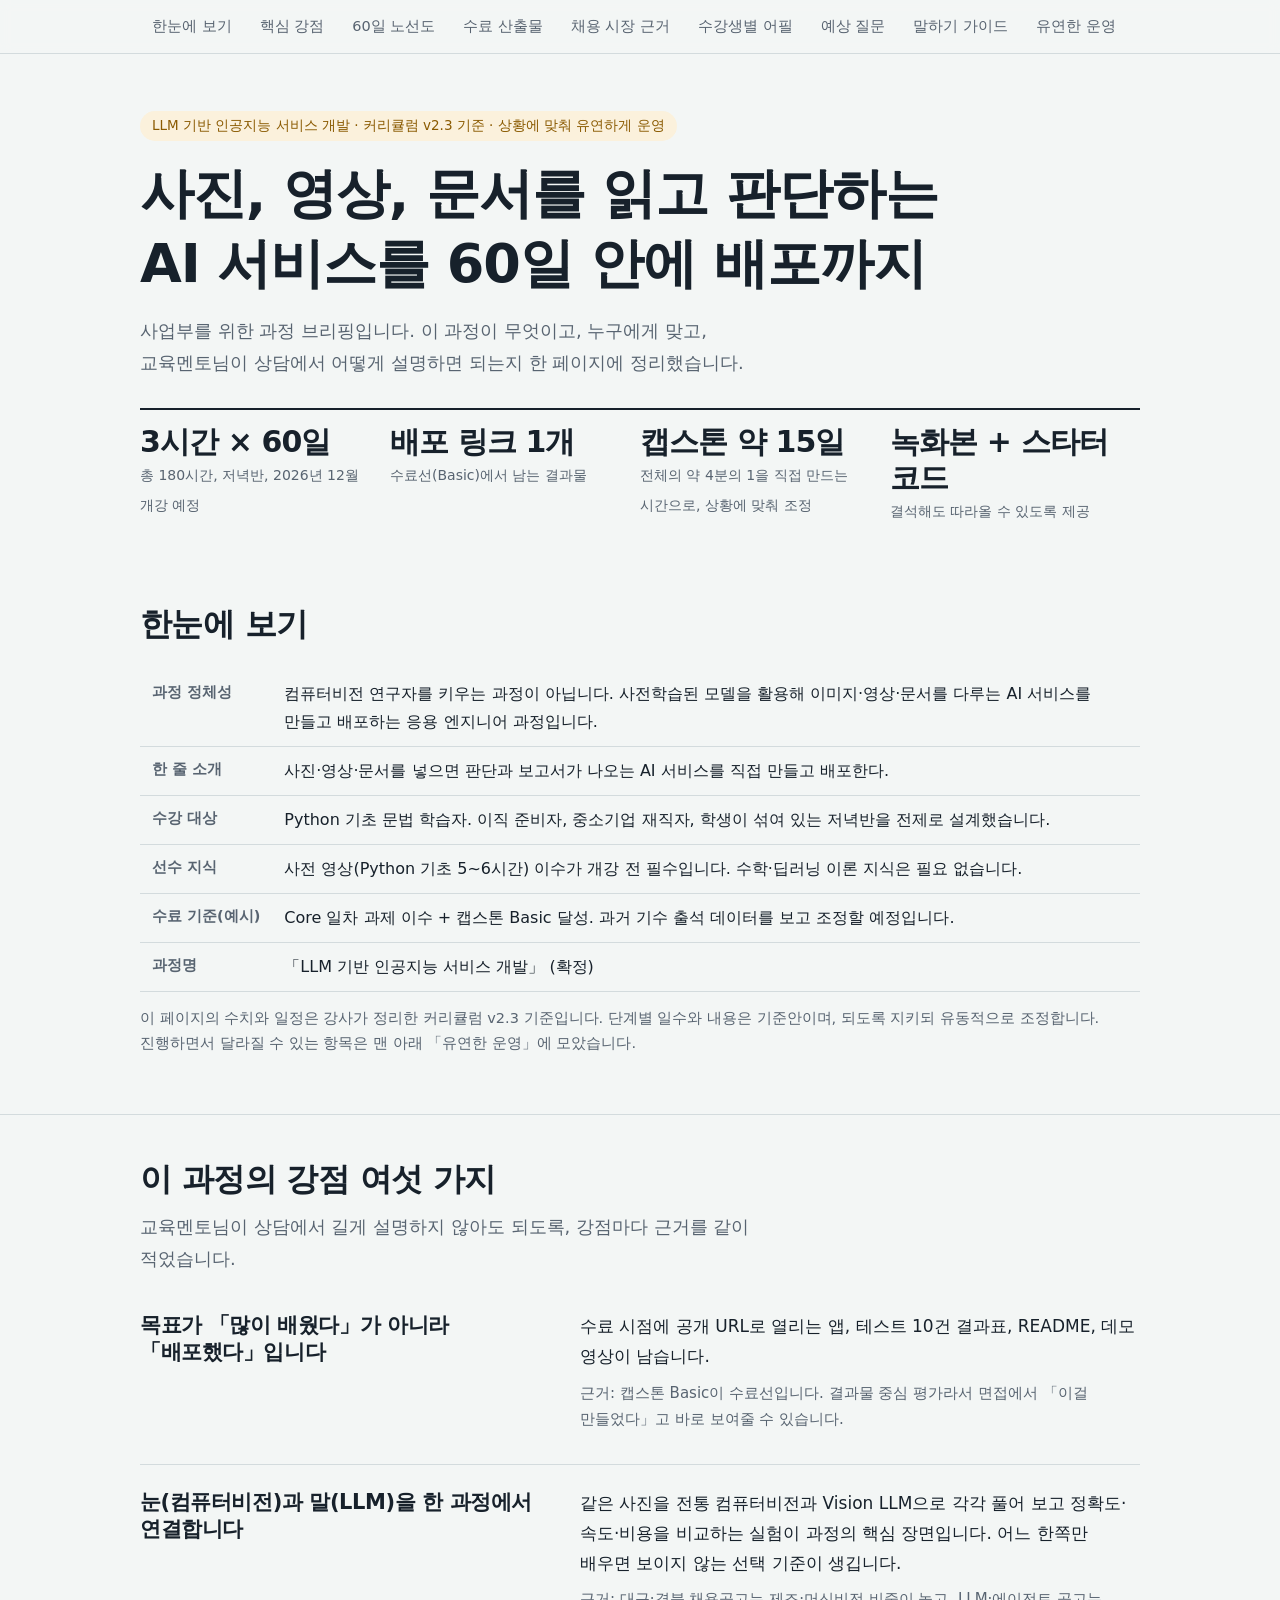
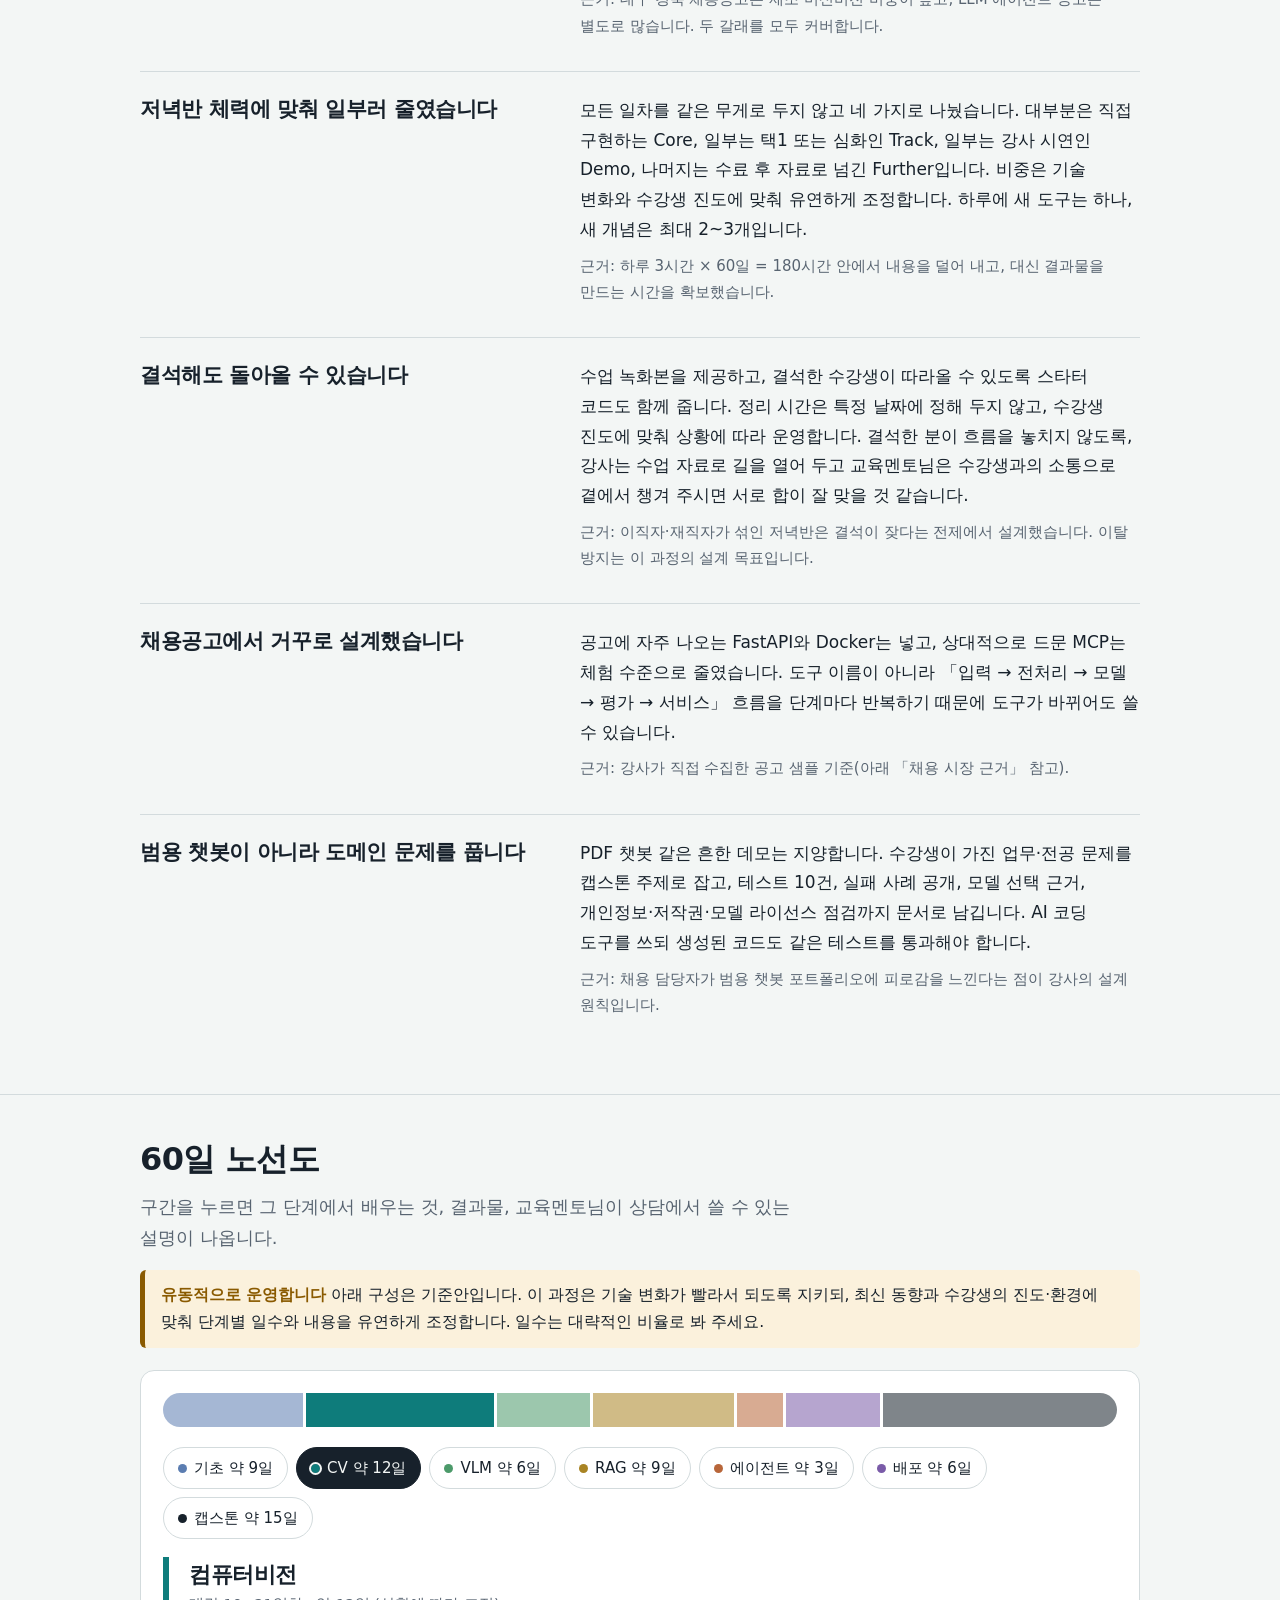
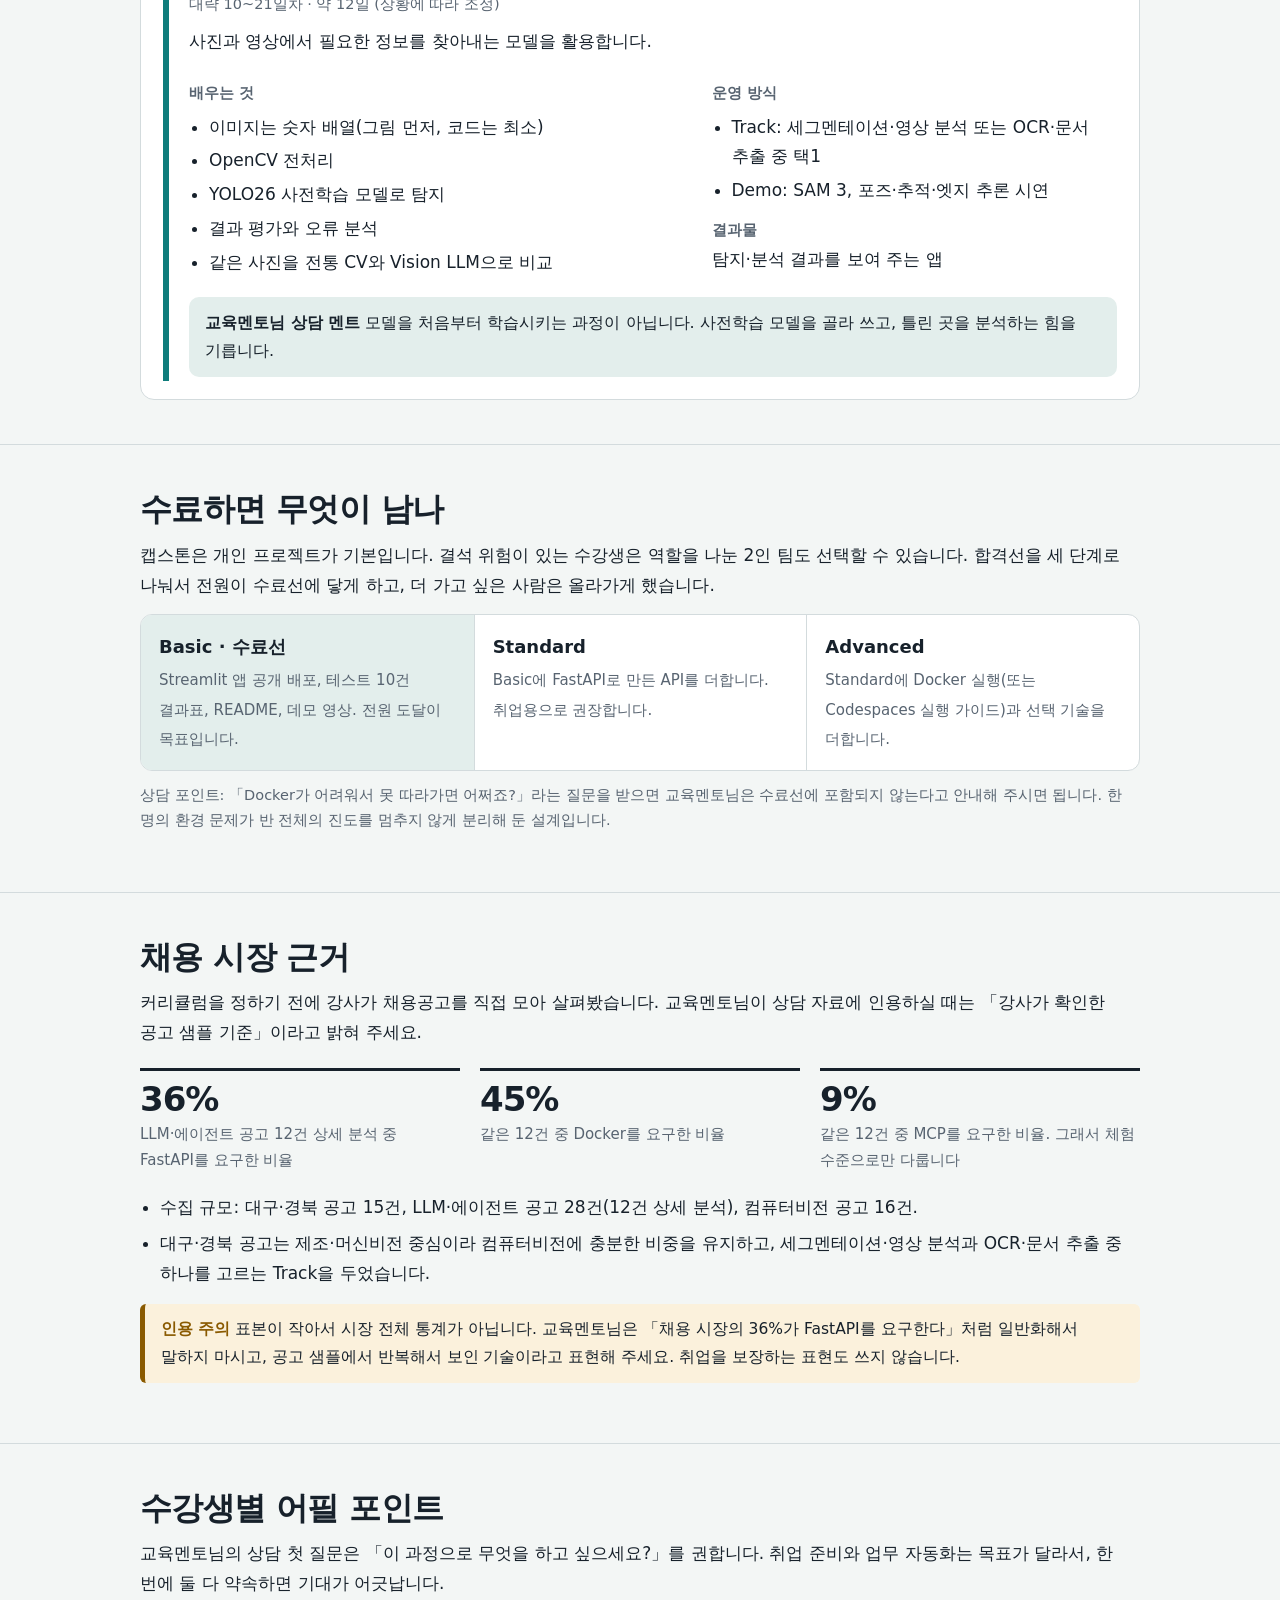
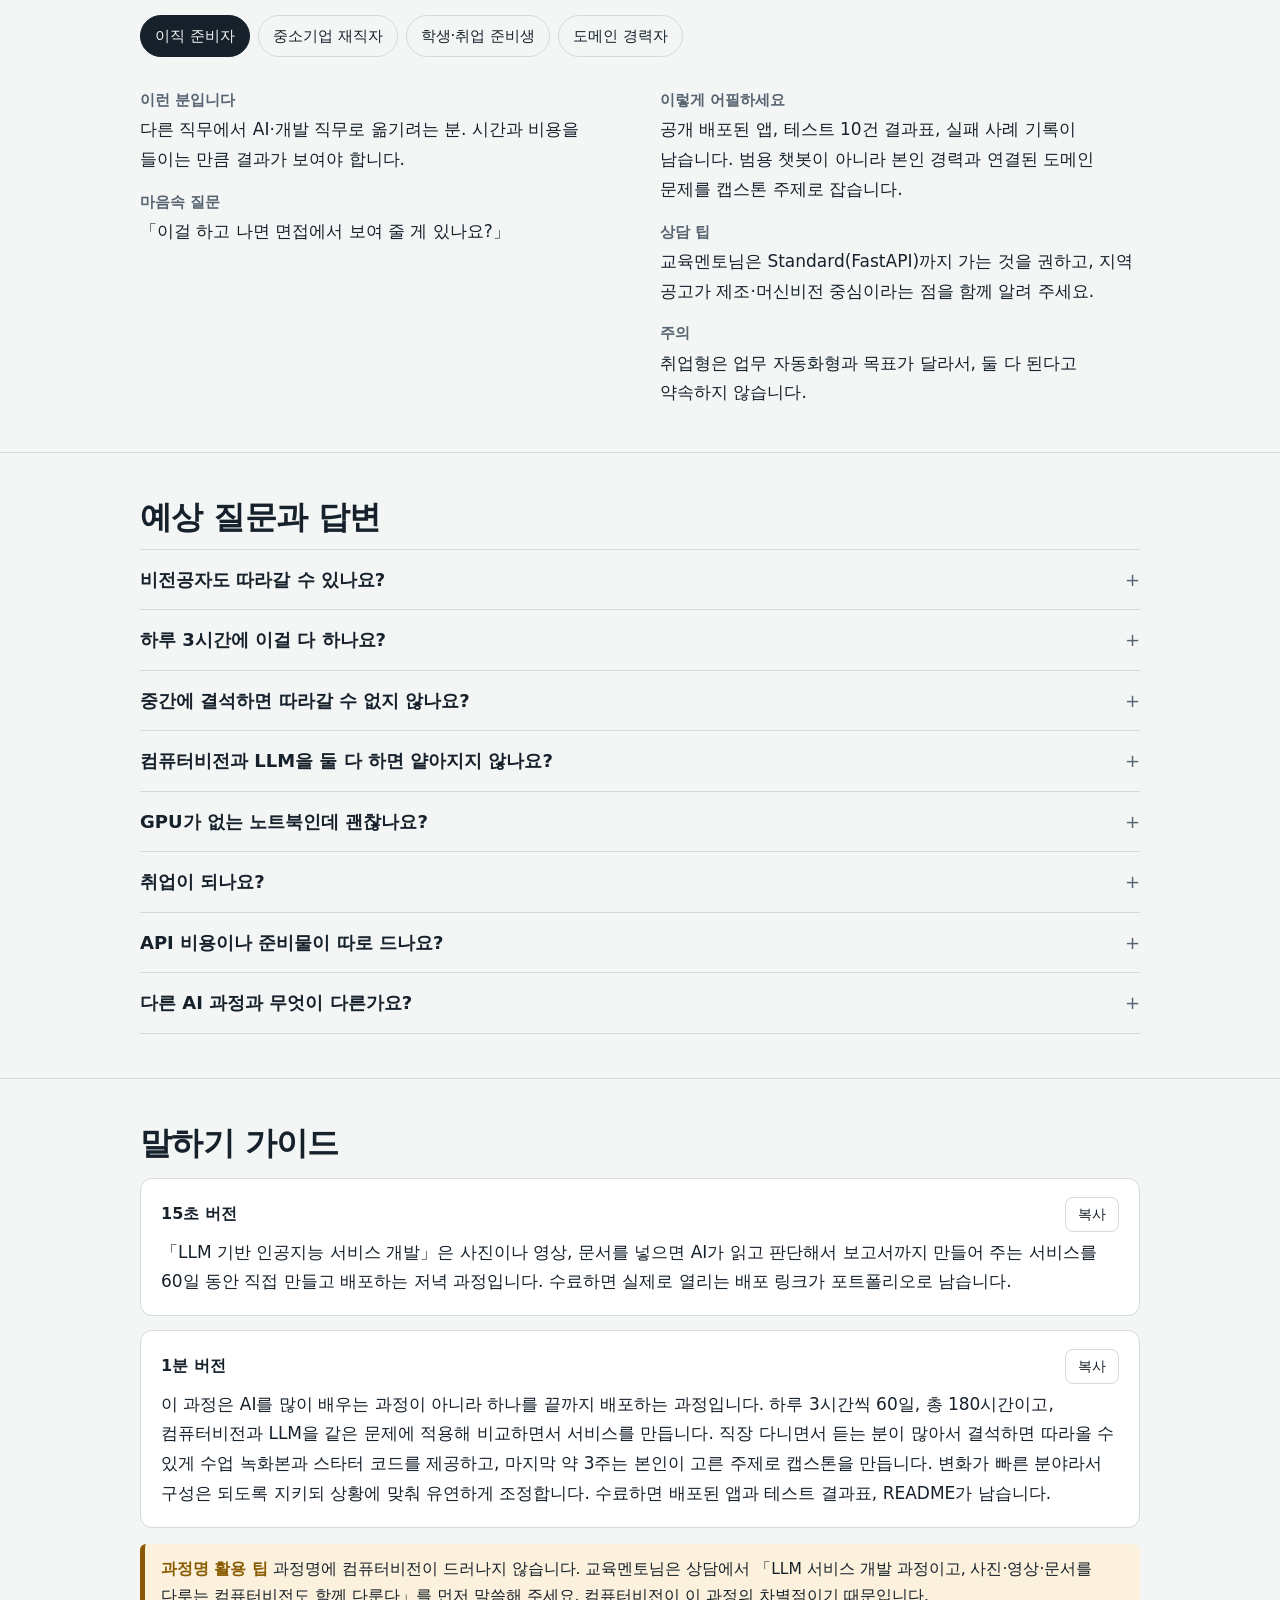
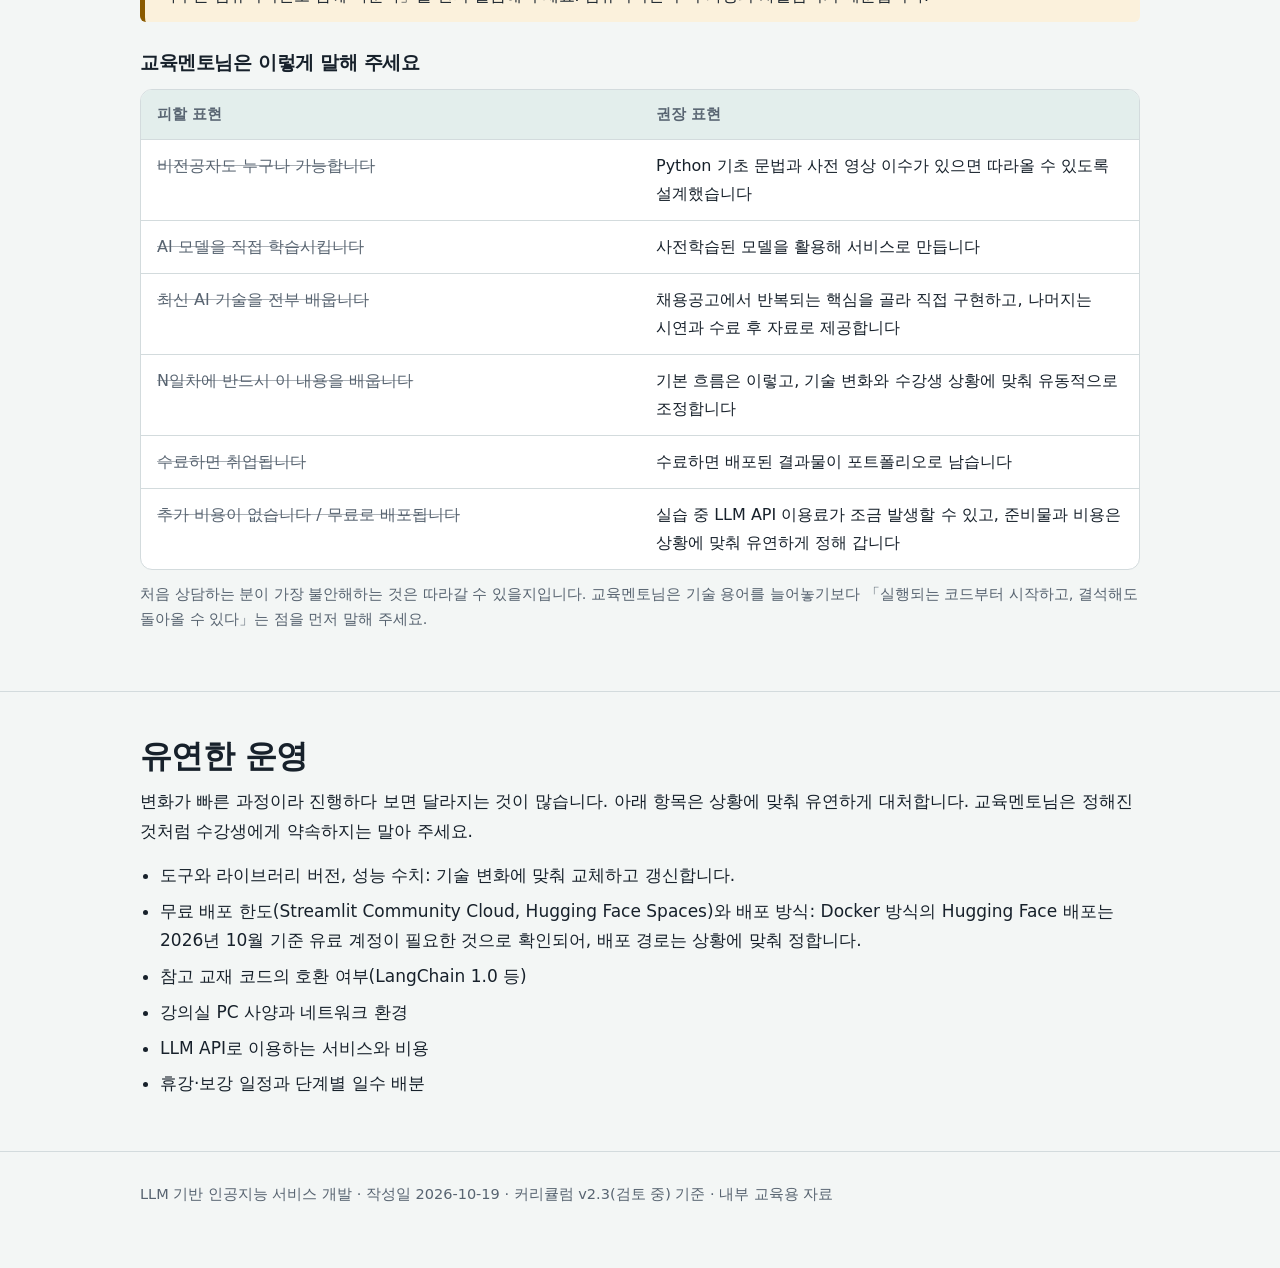
<file: llm/index.html>
<!doctype html>
<html lang="ko">
<head>
<meta charset="utf-8">
<meta name="viewport" content="width=device-width, initial-scale=1">
<meta name="robots" content="noindex, nofollow">
<title>LLM 기반 인공지능 서비스 개발 사업부 브리핑</title>
<meta name="description" content="LLM과 컴퓨터비전을 함께 배우는 60일 저녁 과정의 강점, 커리큘럼, 수강생별 어필 포인트, 상담 가이드">
<style>
:root{
  --paper:#F3F6F5; --panel:#FFFFFF; --ink:#17212B; --muted:#586471; --rule:#D3DBDD;
  --line:#0E7C7B; --soft:#E3EEEC; --warn:#8A5A00; --warn-bg:#FBF1DC;
  --s1:#5B7DB1; --s2:#0E7C7B; --s3:#4C9A6A; --s4:#A98424; --s5:#B8663A; --s6:#7A5BA8; --s7:#17212B;
  --font:"Pretendard Variable","Pretendard","Noto Sans KR","Malgun Gothic","Apple SD Gothic Neo",system-ui,sans-serif;
}
@media (prefers-color-scheme: dark){
  :root:not([data-theme="light"]){
    --paper:#0F1519; --panel:#172027; --ink:#E7EDF0; --muted:#9AA8B2; --rule:#2B3942; --line:#3CB8B5; --soft:#1B2C2E;
    --warn:#F0C66B; --warn-bg:#2A2314; --s1:#7FA0D4; --s2:#3CB8B5; --s3:#72C28F; --s4:#D2AE4C; --s5:#E08C5E; --s6:#A68AD3; --s7:#E7EDF0;
  }
}
*{box-sizing:border-box}
html{scroll-behavior:smooth;scroll-padding-top:64px}
body{margin:0;background:var(--paper);color:var(--ink);font-family:var(--font);font-size:17px;line-height:1.75;word-break:keep-all;overflow-wrap:break-word}
a{color:inherit}
:focus-visible{outline:3px solid var(--line);outline-offset:2px;border-radius:4px}
.wrap{max-width:1040px;margin:0 auto;padding:0 20px}
h1,h2,h3{line-height:1.3;margin:0;letter-spacing:-0.02em}
h1{font-size:clamp(30px,5.4vw,54px);font-weight:800}
h2{font-size:clamp(23px,3.4vw,32px);font-weight:800;margin-bottom:10px}
h3{font-size:19px;font-weight:700}
p{margin:0 0 14px}
.lead{font-size:18px;color:var(--muted);max-width:680px}
small,.note{color:var(--muted);font-size:14.5px}

/* nav */
nav.top{position:sticky;top:0;z-index:10;background:color-mix(in srgb,var(--paper) 92%,transparent);backdrop-filter:blur(6px);border-bottom:1px solid var(--rule)}
nav.top .wrap{display:flex;gap:4px;overflow-x:auto;padding-top:8px;padding-bottom:8px;scrollbar-width:none}
nav.top a{white-space:nowrap;text-decoration:none;font-size:14.5px;padding:6px 12px;border-radius:999px;color:var(--muted)}
nav.top a:hover{background:var(--soft);color:var(--ink)}

/* hero */
header.hero{padding:56px 0 28px}
.badge{display:inline-block;font-size:13.5px;padding:3px 12px;border-radius:999px;background:var(--warn-bg);color:var(--warn);margin-bottom:18px}
.hero h1{max-width:820px;margin-bottom:16px}
.facts{display:grid;grid-template-columns:repeat(4,1fr);gap:0;margin-top:30px;border-top:2px solid var(--ink)}
.facts div{padding:14px 16px 6px 0}
.facts b{display:block;font-size:clamp(22px,3vw,30px);font-weight:800;letter-spacing:-0.03em;line-height:1.2}
.facts span{font-size:14px;color:var(--muted)}

section{padding:44px 0;border-top:1px solid var(--rule)}
section.first{border-top:0}

/* line map */
.mapbox{background:var(--panel);border:1px solid var(--rule);border-radius:14px;padding:22px 22px 18px;margin-top:22px}
.bar{display:flex;height:34px;border-radius:17px;overflow:hidden;gap:3px}
.bar button{border:0;padding:0;cursor:pointer;flex:var(--d) 1 0;background:var(--c);opacity:.55;transition:opacity .15s,transform .15s}
.bar button:hover{opacity:.85}
.bar button[aria-pressed="true"]{opacity:1}
.stations{position:relative;height:30px;margin-top:6px}
.st{position:absolute;top:6px;width:13px;height:13px;transform:translateX(-50%)}
.st.track{border:2px solid var(--ink);border-radius:50%;background:var(--panel)}
.st.demo{background:var(--ink);transform:translateX(-50%) rotate(45deg);width:11px;height:11px;top:7px}
.scale{display:flex;justify-content:space-between;font-size:12.5px;color:var(--muted);margin-top:0}
.legend{display:flex;flex-wrap:wrap;gap:6px 20px;margin-top:14px;font-size:14px;color:var(--muted)}
.legend i{display:inline-block;vertical-align:-2px;margin-right:6px}
.legend .l-core{width:22px;height:8px;border-radius:4px;background:var(--line)}
.legend .l-track{width:12px;height:12px;border:2px solid var(--ink);border-radius:50%}
.legend .l-demo{width:10px;height:10px;background:var(--ink);transform:rotate(45deg)}
.tabs{display:flex;flex-wrap:wrap;gap:8px;margin:20px 0 0}
.tabs button,.seg button{font:inherit;font-size:15px;border:1px solid var(--rule);background:transparent;color:var(--ink);padding:7px 14px;border-radius:999px;cursor:pointer}
.tabs button[aria-selected="true"],.seg button[aria-selected="true"]{background:var(--ink);color:var(--paper);border-color:var(--ink)}
.tabs button .dot{display:inline-block;width:9px;height:9px;border-radius:50%;background:var(--c);margin-right:7px}
.tabs button[aria-selected="true"] .dot{outline:2px solid var(--paper)}
.detail{margin-top:18px;border-left:6px solid var(--c);padding:4px 0 4px 20px}
.detail h3{font-size:22px;margin-bottom:2px}
.detail .days{color:var(--muted);font-size:14.5px;margin-bottom:10px}
.detail .cols{display:grid;grid-template-columns:1.2fr 1fr;gap:6px 36px}
.detail ul{margin:6px 0 12px;padding-left:20px}
.detail li{margin-bottom:4px}
.detail h4{margin:10px 0 2px;font-size:14.5px;color:var(--muted);font-weight:700}
.say{background:var(--soft);border-radius:10px;padding:12px 16px;margin-top:8px;font-size:16px}

/* strengths */
.strength{display:grid;grid-template-columns:minmax(0,5fr) minmax(0,7fr);gap:10px 40px;padding:24px 0;border-top:1px solid var(--rule)}
.strength:first-of-type{border-top:0}
.strength h3{font-size:21px}
.strength p{margin:0 0 8px}
.proof{font-size:15px;color:var(--muted)}

/* tables */
.tbl{width:100%;border-collapse:collapse;font-size:16px;margin:14px 0}
.tbl th,.tbl td{text-align:left;vertical-align:top;padding:10px 12px;border-bottom:1px solid var(--rule)}
.tbl th{font-weight:700;color:var(--muted);font-size:14.5px;white-space:nowrap}
.tbl-wrap{overflow-x:auto}
.tiers{display:grid;grid-template-columns:repeat(3,1fr);gap:0;margin-top:14px;border:1px solid var(--rule);border-radius:12px;overflow:hidden;background:var(--panel)}
.tiers div{padding:16px 18px;border-left:1px solid var(--rule)}
.tiers div:first-child{border-left:0;background:var(--soft)}
.tiers b{display:block;font-size:18px;margin-bottom:2px}
.tiers span{font-size:15px;color:var(--muted)}

/* market numbers */
.nums{display:grid;grid-template-columns:repeat(3,1fr);gap:20px;margin:20px 0}
.nums div{border-top:3px solid var(--ink);padding-top:8px}
.nums b{font-size:34px;font-weight:800;letter-spacing:-0.03em;line-height:1.2}
.nums span{display:block;font-size:15px;color:var(--muted)}
.callout{background:var(--warn-bg);color:var(--ink);border-left:5px solid var(--warn);padding:12px 16px;border-radius:6px;font-size:15.5px;margin:16px 0}
.callout b{color:var(--warn)}

/* audience */
.seg{display:flex;flex-wrap:wrap;gap:8px;margin:16px 0}
.aud{display:grid;grid-template-columns:1fr 1fr;gap:4px 40px}
.aud h4{margin:14px 0 2px;font-size:15px;color:var(--muted)}
.aud p{margin:0}

/* faq */
details{border-top:1px solid var(--rule);padding:14px 0}
details:last-of-type{border-bottom:1px solid var(--rule)}
summary{cursor:pointer;font-weight:700;font-size:18px;list-style:none;display:flex;gap:12px;justify-content:space-between}
summary::-webkit-details-marker{display:none}
summary::after{content:"+";font-weight:400;color:var(--muted)}
details[open] summary::after{content:"−"}
details .ans{padding-top:10px;max-width:760px}
details .ans p{margin-bottom:8px}

/* scripts */
.script{background:var(--panel);border:1px solid var(--rule);border-radius:12px;padding:18px 20px;margin:14px 0}
.script header{display:flex;justify-content:space-between;align-items:center;gap:10px;margin-bottom:6px}
.script header b{font-size:16px}
.copy{font:inherit;font-size:14px;border:1px solid var(--rule);background:transparent;color:var(--ink);border-radius:8px;padding:4px 12px;cursor:pointer}
.copy:hover{background:var(--soft)}
.script p{margin:0;font-size:17px}
.swap{display:grid;grid-template-columns:1fr 1fr;border:1px solid var(--rule);border-radius:12px;overflow:hidden;background:var(--panel);margin-top:14px}
.swap div{padding:12px 16px;border-top:1px solid var(--rule);font-size:16px}
.swap .h{background:var(--soft);font-weight:700;font-size:14.5px;color:var(--muted);border-top:0}
.swap .no{color:var(--muted);text-decoration:line-through;text-decoration-color:color-mix(in srgb,var(--muted) 50%,transparent)}
ul.plain{padding-left:20px;margin:8px 0}
ul.plain li{margin-bottom:6px}
.pre{font-size:14.5px;color:var(--muted)}
footer{padding:30px 0 60px;border-top:1px solid var(--rule);color:var(--muted);font-size:14.5px}

@media (max-width:760px){
  body{font-size:16.5px}
  .facts{grid-template-columns:1fr 1fr}
  .strength,.detail .cols,.aud,.nums{grid-template-columns:1fr}
  .tiers{grid-template-columns:1fr}
  .tiers div{border-left:0;border-top:1px solid var(--rule)}
  .tiers div:first-child{border-top:0}
  .swap{grid-template-columns:1fr}
  .mapbox{padding:16px 14px 14px}
}
@media print{
  nav.top{display:none} body{background:#fff;color:#000} section{break-inside:avoid-page;padding:22px 0}
  .copy{display:none} .detail[hidden]{display:none}
}
@media (prefers-reduced-motion:reduce){*{transition:none!important;scroll-behavior:auto!important}}
</style>
</head>
<body>

<nav class="top" aria-label="페이지 목차">
  <div class="wrap">
    <a href="#overview">한눈에 보기</a>
    <a href="#strengths">핵심 강점</a>
    <a href="#route">60일 노선도</a>
    <a href="#capstone">수료 산출물</a>
    <a href="#market">채용 시장 근거</a>
    <a href="#audience">수강생별 어필</a>
    <a href="#faq">예상 질문</a>
    <a href="#talk">말하기 가이드</a>
    <a href="#open">유연한 운영</a>
  </div>
</nav>

<main>
<header class="hero">
  <div class="wrap">
    <span class="badge">LLM 기반 인공지능 서비스 개발 · 커리큘럼 v2.3 기준 · 상황에 맞춰 유연하게 운영</span>
    <h1>사진, 영상, 문서를 읽고 판단하는 AI 서비스를 60일 안에 배포까지</h1>
    <p class="lead">사업부를 위한 과정 브리핑입니다. 이 과정이 무엇이고, 누구에게 맞고, 교육멘토님이 상담에서 어떻게 설명하면 되는지 한 페이지에 정리했습니다.</p>
    <div class="facts">
      <div><b>3시간 × 60일</b><span>총 180시간, 저녁반, 2026년 12월 개강 예정</span></div>
      <div><b>배포 링크 1개</b><span>수료선(Basic)에서 남는 결과물</span></div>
      <div><b>캡스톤 약 15일</b><span>전체의 약 4분의 1을 직접 만드는 시간으로, 상황에 맞춰 조정</span></div>
      <div><b>녹화본 + 스타터 코드</b><span>결석해도 따라올 수 있도록 제공</span></div>
    </div>
  </div>
</header>

<section id="overview" class="first">
  <div class="wrap">
    <h2>한눈에 보기</h2>
    <div class="tbl-wrap">
    <table class="tbl">
      <tr><th>과정 정체성</th><td>컴퓨터비전 연구자를 키우는 과정이 아닙니다. 사전학습된 모델을 활용해 이미지·영상·문서를 다루는 AI 서비스를 만들고 배포하는 응용 엔지니어 과정입니다.</td></tr>
      <tr><th>한 줄 소개</th><td>사진·영상·문서를 넣으면 판단과 보고서가 나오는 AI 서비스를 직접 만들고 배포한다.</td></tr>
      <tr><th>수강 대상</th><td>Python 기초 문법 학습자. 이직 준비자, 중소기업 재직자, 학생이 섞여 있는 저녁반을 전제로 설계했습니다.</td></tr>
      <tr><th>선수 지식</th><td>사전 영상(Python 기초 5~6시간) 이수가 개강 전 필수입니다. 수학·딥러닝 이론 지식은 필요 없습니다.</td></tr>
      <tr><th>수료 기준(예시)</th><td>Core 일차 과제 이수 + 캡스톤 Basic 달성. 과거 기수 출석 데이터를 보고 조정할 예정입니다.</td></tr>
      <tr><th>과정명</th><td>「LLM 기반 인공지능 서비스 개발」 (확정)</td></tr>
    </table>
    </div>
    <p class="note">이 페이지의 수치와 일정은 강사가 정리한 커리큘럼 v2.3 기준입니다. 단계별 일수와 내용은 기준안이며, 되도록 지키되 유동적으로 조정합니다. 진행하면서 달라질 수 있는 항목은 맨 아래 「유연한 운영」에 모았습니다.</p>
  </div>
</section>

<section id="strengths">
  <div class="wrap">
    <h2>이 과정의 강점 여섯 가지</h2>
    <p class="lead">교육멘토님이 상담에서 길게 설명하지 않아도 되도록, 강점마다 근거를 같이 적었습니다.</p>

    <div class="strength">
      <div><h3>목표가 「많이 배웠다」가 아니라 「배포했다」입니다</h3></div>
      <div>
        <p>수료 시점에 공개 URL로 열리는 앱, 테스트 10건 결과표, README, 데모 영상이 남습니다.</p>
        <p class="proof">근거: 캡스톤 Basic이 수료선입니다. 결과물 중심 평가라서 면접에서 「이걸 만들었다」고 바로 보여줄 수 있습니다.</p>
      </div>
    </div>

    <div class="strength">
      <div><h3>눈(컴퓨터비전)과 말(LLM)을 한 과정에서 연결합니다</h3></div>
      <div>
        <p>같은 사진을 전통 컴퓨터비전과 Vision LLM으로 각각 풀어 보고 정확도·속도·비용을 비교하는 실험이 과정의 핵심 장면입니다. 어느 한쪽만 배우면 보이지 않는 선택 기준이 생깁니다.</p>
        <p class="proof">근거: 대구·경북 채용공고는 제조·머신비전 비중이 높고, LLM·에이전트 공고는 별도로 많습니다. 두 갈래를 모두 커버합니다.</p>
      </div>
    </div>

    <div class="strength">
      <div><h3>저녁반 체력에 맞춰 일부러 줄였습니다</h3></div>
      <div>
        <p>모든 일차를 같은 무게로 두지 않고 네 가지로 나눴습니다. 대부분은 직접 구현하는 Core, 일부는 택1 또는 심화인 Track, 일부는 강사 시연인 Demo, 나머지는 수료 후 자료로 넘긴 Further입니다. 비중은 기술 변화와 수강생 진도에 맞춰 유연하게 조정합니다. 하루에 새 도구는 하나, 새 개념은 최대 2~3개입니다.</p>
        <p class="proof">근거: 하루 3시간 × 60일 = 180시간 안에서 내용을 덜어 내고, 대신 결과물을 만드는 시간을 확보했습니다.</p>
      </div>
    </div>

    <div class="strength">
      <div><h3>결석해도 돌아올 수 있습니다</h3></div>
      <div>
        <p>수업 녹화본을 제공하고, 결석한 수강생이 따라올 수 있도록 스타터 코드도 함께 줍니다. 정리 시간은 특정 날짜에 정해 두지 않고, 수강생 진도에 맞춰 상황에 따라 운영합니다. 결석한 분이 흐름을 놓치지 않도록, 강사는 수업 자료로 길을 열어 두고 교육멘토님은 수강생과의 소통으로 곁에서 챙겨 주시면 서로 합이 잘 맞을 것 같습니다.</p>
        <p class="proof">근거: 이직자·재직자가 섞인 저녁반은 결석이 잦다는 전제에서 설계했습니다. 이탈 방지는 이 과정의 설계 목표입니다.</p>
      </div>
    </div>

    <div class="strength">
      <div><h3>채용공고에서 거꾸로 설계했습니다</h3></div>
      <div>
        <p>공고에 자주 나오는 FastAPI와 Docker는 넣고, 상대적으로 드문 MCP는 체험 수준으로 줄였습니다. 도구 이름이 아니라 「입력 → 전처리 → 모델 → 평가 → 서비스」 흐름을 단계마다 반복하기 때문에 도구가 바뀌어도 쓸 수 있습니다.</p>
        <p class="proof">근거: 강사가 직접 수집한 공고 샘플 기준(아래 「채용 시장 근거」 참고).</p>
      </div>
    </div>

    <div class="strength">
      <div><h3>범용 챗봇이 아니라 도메인 문제를 풉니다</h3></div>
      <div>
        <p>PDF 챗봇 같은 흔한 데모는 지양합니다. 수강생이 가진 업무·전공 문제를 캡스톤 주제로 잡고, 테스트 10건, 실패 사례 공개, 모델 선택 근거, 개인정보·저작권·모델 라이선스 점검까지 문서로 남깁니다. AI 코딩 도구를 쓰되 생성된 코드도 같은 테스트를 통과해야 합니다.</p>
        <p class="proof">근거: 채용 담당자가 범용 챗봇 포트폴리오에 피로감을 느낀다는 점이 강사의 설계 원칙입니다.</p>
      </div>
    </div>
  </div>
</section>

<section id="route">
  <div class="wrap">
    <h2>60일 노선도</h2>
    <p class="lead">구간을 누르면 그 단계에서 배우는 것, 결과물, 교육멘토님이 상담에서 쓸 수 있는 설명이 나옵니다.</p>
    <div class="callout"><b>유동적으로 운영합니다</b> 아래 구성은 기준안입니다. 이 과정은 기술 변화가 빨라서 되도록 지키되, 최신 동향과 수강생의 진도·환경에 맞춰 단계별 일수와 내용을 유연하게 조정합니다. 일수는 대략적인 비율로 봐 주세요.</div>

    <div class="mapbox">
      <div class="bar" id="bar" role="group" aria-label="60일 단계 막대"></div>
      <div class="tabs" id="tabs" role="tablist" aria-label="단계 선택"></div>
      <div class="detail" id="detail" aria-live="polite"></div>
    </div>
  </div>
</section>

<section id="capstone">
  <div class="wrap">
    <h2>수료하면 무엇이 남나</h2>
    <p>캡스톤은 개인 프로젝트가 기본입니다. 결석 위험이 있는 수강생은 역할을 나눈 2인 팀도 선택할 수 있습니다. 합격선을 세 단계로 나눠서 전원이 수료선에 닿게 하고, 더 가고 싶은 사람은 올라가게 했습니다.</p>
    <div class="tiers">
      <div><b>Basic · 수료선</b><span>Streamlit 앱 공개 배포, 테스트 10건 결과표, README, 데모 영상. 전원 도달이 목표입니다.</span></div>
      <div><b>Standard</b><span>Basic에 FastAPI로 만든 API를 더합니다. 취업용으로 권장합니다.</span></div>
      <div><b>Advanced</b><span>Standard에 Docker 실행(또는 Codespaces 실행 가이드)과 선택 기술을 더합니다.</span></div>
    </div>
    <p class="note" style="margin-top:12px">상담 포인트: 「Docker가 어려워서 못 따라가면 어쩌죠?」라는 질문을 받으면 교육멘토님은 수료선에 포함되지 않는다고 안내해 주시면 됩니다. 한 명의 환경 문제가 반 전체의 진도를 멈추지 않게 분리해 둔 설계입니다.</p>
  </div>
</section>

<section id="market">
  <div class="wrap">
    <h2>채용 시장 근거</h2>
    <p>커리큘럼을 정하기 전에 강사가 채용공고를 직접 모아 살펴봤습니다. 교육멘토님이 상담 자료에 인용하실 때는 「강사가 확인한 공고 샘플 기준」이라고 밝혀 주세요.</p>
    <div class="nums">
      <div><b>36%</b><span>LLM·에이전트 공고 12건 상세 분석 중 FastAPI를 요구한 비율</span></div>
      <div><b>45%</b><span>같은 12건 중 Docker를 요구한 비율</span></div>
      <div><b>9%</b><span>같은 12건 중 MCP를 요구한 비율. 그래서 체험 수준으로만 다룹니다</span></div>
    </div>
    <ul class="plain">
      <li>수집 규모: 대구·경북 공고 15건, LLM·에이전트 공고 28건(12건 상세 분석), 컴퓨터비전 공고 16건.</li>
      <li>대구·경북 공고는 제조·머신비전 중심이라 컴퓨터비전에 충분한 비중을 유지하고, 세그멘테이션·영상 분석과 OCR·문서 추출 중 하나를 고르는 Track을 두었습니다.</li>
    </ul>
    <div class="callout"><b>인용 주의</b> 표본이 작아서 시장 전체 통계가 아닙니다. 교육멘토님은 「채용 시장의 36%가 FastAPI를 요구한다」처럼 일반화해서 말하지 마시고, 공고 샘플에서 반복해서 보인 기술이라고 표현해 주세요. 취업을 보장하는 표현도 쓰지 않습니다.</div>
  </div>
</section>

<section id="audience">
  <div class="wrap">
    <h2>수강생별 어필 포인트</h2>
    <p>교육멘토님의 상담 첫 질문은 「이 과정으로 무엇을 하고 싶으세요?」를 권합니다. 취업 준비와 업무 자동화는 목표가 달라서, 한 번에 둘 다 약속하면 기대가 어긋납니다.</p>
    <div class="seg" role="tablist" aria-label="수강생 유형" id="seg"></div>
    <div class="aud" id="aud" aria-live="polite"></div>
  </div>
</section>

<section id="faq">
  <div class="wrap">
    <h2>예상 질문과 답변</h2>
    <details><summary>비전공자도 따라갈 수 있나요?</summary><div class="ans"><p>Python 기초 문법을 아는 분이라면 가능합니다. 사전 영상(5~6시간)을 개강 전에 이수하는 것이 조건입니다.</p><p>교육멘토님은 「누구나 가능」이라고는 말하지 않는 것이 좋습니다. 이미지 데이터를 다루는 구간은 난이도가 있어서, 그림을 먼저 보여 주고 코드는 최소로 시작하는 방식으로 완충합니다.</p></div></details>
    <details><summary>하루 3시간에 이걸 다 하나요?</summary><div class="ans"><p>다 하지 않습니다. 직접 구현하는 Core, 택1인 Track, 강사 시연인 Demo, 수료 후 자료인 Further로 나눠 두었습니다. 수료에 필요한 것은 Core 과제와 캡스톤 Basic입니다.</p></div></details>
    <details><summary>중간에 결석하면 따라갈 수 없지 않나요?</summary><div class="ans"><p>수업 녹화본을 제공하고, 결석한 부분을 따라올 수 있도록 스타터 코드를 줍니다. 정리 시간은 특정 날짜에 고정하지 않고 수강생 진도에 맞춰 운영합니다. 결석한 분을 챙기는 일은 강사의 수업 자료와 교육멘토님의 소통이 함께 맞물릴 때 가장 효과가 큽니다.</p></div></details>
    <details><summary>컴퓨터비전과 LLM을 둘 다 하면 얕아지지 않나요?</summary><div class="ans"><p>깊이를 연구가 아니라 활용에 둡니다. 모델을 처음부터 학습시키지 않고, 사전학습 모델을 골라 쓰고, 결과를 평가하고, 서비스로 붙이는 데까지를 반복합니다. 두 기술을 같은 문제에 적용해 비교하기 때문에 오히려 선택 기준이 남습니다.</p></div></details>
    <details><summary>GPU가 없는 노트북인데 괜찮나요?</summary><div class="ans"><p>GPU가 없어도 수강할 수 있도록 수업을 구성합니다. 모델을 직접 학습시키지 않고 사전학습된 모델과 API를 활용하는 방식이라 고사양 장비를 전제로 하지 않습니다. 실습 환경은 진행하면서 상황에 맞춰 유연하게 대처합니다.</p></div></details>
    <details><summary>취업이 되나요?</summary><div class="ans"><p>취업을 보장하는 과정은 아닙니다. 수료 시 공개 배포된 앱, 테스트 결과표, README가 포트폴리오로 남고, 채용공고에서 반복되는 기술을 실제로 써 본 경험을 설명할 수 있게 됩니다.</p></div></details>
    <details><summary>API 비용이나 준비물이 따로 드나요?</summary><div class="ans"><p>실습에서 LLM API를 사용하기 때문에 이용료가 조금 발생할 수 있습니다. OpenAI나 Anthropic 같은 서비스의 API 키 결제가 필요할 수 있고, 어떤 서비스를 쓰는지는 수업 상황에 따라 달라집니다. 구체적인 준비물과 비용은 진행하면서 상황에 맞춰 유연하게 정합니다.</p><p>「무료」나 「추가 비용 없음」이라고는 안내하지 말아 주세요.</p></div></details>
    <details><summary>다른 AI 과정과 무엇이 다른가요?</summary><div class="ans"><p>교육멘토님은 세 가지로 답하시면 됩니다. 첫째, 수료 목표가 배포된 결과물입니다. 둘째, 컴퓨터비전과 LLM을 한 과정에서 비교하며 배웁니다. 셋째, 저녁반 수강생을 위한 이탈 방지 구조(수업 녹화본, 스타터 코드, 진도에 맞춘 정리)가 있습니다. 다른 기관 과정의 내용을 단정해서 비교하지는 말아 주세요.</p></div></details>
  </div>
</section>

<section id="talk">
  <div class="wrap">
    <h2>말하기 가이드</h2>
    <div class="script">
      <header><b>15초 버전</b><button class="copy" data-copy="s1">복사</button></header>
      <p id="s1">「LLM 기반 인공지능 서비스 개발」은 사진이나 영상, 문서를 넣으면 AI가 읽고 판단해서 보고서까지 만들어 주는 서비스를 60일 동안 직접 만들고 배포하는 저녁 과정입니다. 수료하면 실제로 열리는 배포 링크가 포트폴리오로 남습니다.</p>
    </div>
    <div class="script">
      <header><b>1분 버전</b><button class="copy" data-copy="s2">복사</button></header>
      <p id="s2">이 과정은 AI를 많이 배우는 과정이 아니라 하나를 끝까지 배포하는 과정입니다. 하루 3시간씩 60일, 총 180시간이고, 컴퓨터비전과 LLM을 같은 문제에 적용해 비교하면서 서비스를 만듭니다. 직장 다니면서 듣는 분이 많아서 결석하면 따라올 수 있게 수업 녹화본과 스타터 코드를 제공하고, 마지막 약 3주는 본인이 고른 주제로 캡스톤을 만듭니다. 변화가 빠른 분야라서 구성은 되도록 지키되 상황에 맞춰 유연하게 조정합니다. 수료하면 배포된 앱과 테스트 결과표, README가 남습니다.</p>
    </div>

    <div class="callout"><b>과정명 활용 팁</b> 과정명에 컴퓨터비전이 드러나지 않습니다. 교육멘토님은 상담에서 「LLM 서비스 개발 과정이고, 사진·영상·문서를 다루는 컴퓨터비전도 함께 다룬다」를 먼저 말씀해 주세요. 컴퓨터비전이 이 과정의 차별점이기 때문입니다.</div>
    <h3 style="margin-top:28px">교육멘토님은 이렇게 말해 주세요</h3>
    <div class="swap">
      <div class="h">피할 표현</div><div class="h">권장 표현</div>
      <div class="no">비전공자도 누구나 가능합니다</div><div>Python 기초 문법과 사전 영상 이수가 있으면 따라올 수 있도록 설계했습니다</div>
      <div class="no">AI 모델을 직접 학습시킵니다</div><div>사전학습된 모델을 활용해 서비스로 만듭니다</div>
      <div class="no">최신 AI 기술을 전부 배웁니다</div><div>채용공고에서 반복되는 핵심을 골라 직접 구현하고, 나머지는 시연과 수료 후 자료로 제공합니다</div>
      <div class="no">N일차에 반드시 이 내용을 배웁니다</div><div>기본 흐름은 이렇고, 기술 변화와 수강생 상황에 맞춰 유동적으로 조정합니다</div>
      <div class="no">수료하면 취업됩니다</div><div>수료하면 배포된 결과물이 포트폴리오로 남습니다</div>
      <div class="no">추가 비용이 없습니다 / 무료로 배포됩니다</div><div>실습 중 LLM API 이용료가 조금 발생할 수 있고, 준비물과 비용은 상황에 맞춰 유연하게 정해 갑니다</div>
    </div>
    <p class="note" style="margin-top:12px">처음 상담하는 분이 가장 불안해하는 것은 따라갈 수 있을지입니다. 교육멘토님은 기술 용어를 늘어놓기보다 「실행되는 코드부터 시작하고, 결석해도 돌아올 수 있다」는 점을 먼저 말해 주세요.</p>
  </div>
</section>

<section id="open">
  <div class="wrap">
    <h2>유연한 운영</h2>
    <p>변화가 빠른 과정이라 진행하다 보면 달라지는 것이 많습니다. 아래 항목은 상황에 맞춰 유연하게 대처합니다. 교육멘토님은 정해진 것처럼 수강생에게 약속하지는 말아 주세요.</p>
    <ul class="plain">
      <li>도구와 라이브러리 버전, 성능 수치: 기술 변화에 맞춰 교체하고 갱신합니다.</li>
      <li>무료 배포 한도(Streamlit Community Cloud, Hugging Face Spaces)와 배포 방식: Docker 방식의 Hugging Face 배포는 2026년 10월 기준 유료 계정이 필요한 것으로 확인되어, 배포 경로는 상황에 맞춰 정합니다.</li>
      <li>참고 교재 코드의 호환 여부(LangChain 1.0 등)</li>
      <li>강의실 PC 사양과 네트워크 환경</li>
      <li>LLM API로 이용하는 서비스와 비용</li>
      <li>휴강·보강 일정과 단계별 일수 배분</li>
    </ul>
  </div>
</section>
</main>

<footer>
  <div class="wrap">
    LLM 기반 인공지능 서비스 개발 · 작성일 2026-10-19 · 커리큘럼 v2.3(검토 중) 기준 · 내부 교육용 자료
  </div>
</footer>

<script>
(function(){
  var stages=[
    {n:"기초와 첫 앱",s:"기초",d:9,from:1,to:9,c:"var(--s1)",goal:"Python으로 데이터를 다루고, 첫 AI 앱을 화면에 띄웁니다.",
     learn:["Python, Pandas, Git","Streamlit으로 화면 만들기","LLM API 호출과 구조화 출력","이미지를 JSON으로 바꾸는 Vision LLM 첫 체험"],
     ops:["수강생 진도에 맞춰 수업 녹화본과 스타터 코드를 활용합니다."],
     out:"미니 프로젝트(첫 Streamlit 앱)",
     say:"코드가 안 돌아서 포기하는 구간이라, 처음부터 실행되는 코드로 시작합니다. 사전 영상 이수가 그래서 필수입니다."},
    {n:"컴퓨터비전",s:"CV",d:12,from:10,to:21,c:"var(--s2)",goal:"사진과 영상에서 필요한 정보를 찾아내는 모델을 활용합니다.",
     learn:["이미지는 숫자 배열(그림 먼저, 코드는 최소)","OpenCV 전처리","YOLO26 사전학습 모델로 탐지","결과 평가와 오류 분석","같은 사진을 전통 CV와 Vision LLM으로 비교"],
     ops:["Track: 세그멘테이션·영상 분석 또는 OCR·문서 추출 중 택1","Demo: SAM 3, 포즈·추적·엣지 추론 시연"],
     out:"탐지·분석 결과를 보여 주는 앱",
     say:"모델을 처음부터 학습시키는 과정이 아닙니다. 사전학습 모델을 골라 쓰고, 틀린 곳을 분석하는 힘을 기릅니다."},
    {n:"VLM·멀티모달",s:"VLM",d:6,from:22,to:27,c:"var(--s3)",goal:"이미지를 LLM에 넣어 읽고 판단하게 합니다.",
     learn:["상용 VLM API 사용","프롬프트 설계와 구조화 출력 검증","문서 이미지에서 정보 추출","CV 모델과 VLM의 정확도·지연·비용 비교 실험"],
     ops:["Demo: 오픈 VLM과 영상 이해 시연"],
     out:"문서 이미지 분석기",
     say:"읽기는 전문 도구가, 이해와 검증은 VLM이 맡는 구조를 직접 비교해서 체감합니다."},
    {n:"RAG",s:"RAG",d:9,from:28,to:36,c:"var(--s4)",goal:"내 문서를 근거로 답하는 시스템을 만들고 품질을 잽니다.",
     learn:["RAG 기본 구현","검색 품질과 답변 품질을 나눠서 평가"],
     ops:["Demo: 하이브리드 검색과 리랭킹 시연"],
     out:"평가표가 붙은 RAG 앱",
     say:"챗봇을 만드는 데서 끝나지 않고 「맞게 답하는지 재는 법」까지 배웁니다. 이 부분이 포트폴리오에서 차이가 납니다."},
    {n:"에이전트",s:"에이전트",d:3,from:37,to:39,c:"var(--s5)",goal:"AI가 도구를 골라 쓰는 구조를 체험합니다.",
     learn:["Function Calling","LangChain 1.0의 create_agent"],
     ops:["Track: MCP 또는 LangGraph 중 하나를 완성된 템플릿에 도구 하나 추가하는 방식으로 체험"],
     out:"도구를 호출하는 에이전트 예제",
     say:"에이전트는 짧게 체험하는 수준으로 제한했습니다. 공고에서 비중이 낮은 부분은 체험으로 두고, 그 시간을 결과물에 씁니다."},
    {n:"FastAPI·Docker·배포",s:"배포",d:6,from:40,to:45,c:"var(--s6)",goal:"만든 것을 API와 공개 주소로 내보냅니다.",
     learn:["FastAPI: /health, /chat, /detect 세 개 경로와 Pydantic 최소","공개 배포 연습"],
     ops:["Track: Docker 심화, Codespaces 템플릿 사용","비동기 같은 심화 내용은 제외"],
     out:"API 서버와 배포 연습",
     say:"공고에 자주 나오는 FastAPI와 Docker를 다루되, Docker는 수료선과 분리해서 환경 문제로 한 명이 막히지 않게 했습니다."},
    {n:"캡스톤",s:"캡스톤",d:15,from:46,to:60,c:"var(--s7)",goal:"본인이 고른 주제로 서비스를 완성하고 배포합니다.",
     learn:["5개 트랙 중 선택, 개인이 기본(2인 팀 가능)","테스트 10건과 개선 기록","AI 코딩 도구 활용과 생성 코드 검증","데이터·모델 선택 근거, 개인정보·저작권·모델 라이선스 점검"],
     ops:["Track: API 연동, Standard 도전"],
     out:"Basic 이상: 공개 배포 앱, 테스트 결과표, README, 데모 영상",
     say:"전체 일정의 약 4분의 1을 직접 만드는 데 씁니다. 수료할 때 설명할 수 있는 결과물이 하나 생깁니다."}
  ];

  var bar=document.getElementById("bar"), tabs=document.getElementById("tabs"),
      detail=document.getElementById("detail");


  function li(arr){return arr.map(function(t){return "<li>"+t+"</li>";}).join("");}
  function show(i){
    var s=stages[i];
    Array.prototype.forEach.call(bar.children,function(b,k){b.setAttribute("aria-pressed",k===i?"true":"false");});
    Array.prototype.forEach.call(tabs.children,function(b,k){b.setAttribute("aria-selected",k===i?"true":"false");});
    detail.style.setProperty("--c",s.c);
    detail.innerHTML=
      "<h3>"+s.n+"</h3><div class='days'>대략 "+s.from+"~"+s.to+"일차 · 약 "+s.d+"일 (상황에 따라 조정)</div>"+
      "<p>"+s.goal+"</p><div class='cols'><div><h4>배우는 것</h4><ul>"+li(s.learn)+"</ul></div>"+
      "<div><h4>운영 방식</h4><ul>"+li(s.ops)+"</ul><h4>결과물</h4><p>"+s.out+"</p></div></div>"+
      "<div class='say'><b>교육멘토님 상담 멘트</b> "+s.say+"</div>";
  }
  stages.forEach(function(s,i){
    var b=document.createElement("button"); b.style.setProperty("--d",s.d); b.style.setProperty("--c",s.c);
    b.setAttribute("aria-label",s.n+" 약 "+s.d+"일"); b.title=s.n+" · 약 "+s.d+"일"; b.setAttribute("aria-pressed","false");
    b.addEventListener("click",function(){show(i);}); bar.appendChild(b);
    var t=document.createElement("button"); t.setAttribute("role","tab"); t.setAttribute("aria-selected","false");
    t.style.setProperty("--c",s.c);
    t.innerHTML="<span class='dot'></span>"+s.s+" 약 "+s.d+"일"; t.addEventListener("click",function(){show(i);}); tabs.appendChild(t);
  });
  show(1);

  var auds=[
    {n:"이직 준비자",who:"다른 직무에서 AI·개발 직무로 옮기려는 분. 시간과 비용을 들이는 만큼 결과가 보여야 합니다.",
     q:"이걸 하고 나면 면접에서 보여 줄 게 있나요?",
     p:"공개 배포된 앱, 테스트 10건 결과표, 실패 사례 기록이 남습니다. 범용 챗봇이 아니라 본인 경력과 연결된 도메인 문제를 캡스톤 주제로 잡습니다.",
     w:"교육멘토님은 Standard(FastAPI)까지 가는 것을 권하고, 지역 공고가 제조·머신비전 중심이라는 점을 함께 알려 주세요.",
     c:"취업형은 업무 자동화형과 목표가 달라서, 둘 다 된다고 약속하지 않습니다."},
    {n:"중소기업 재직자",who:"일하면서 듣는 분. 야근이나 출장으로 결석 가능성이 높고 복습 시간이 적습니다.",
     q:"빠지는 날이 생기면 따라갈 수 있나요?",
     p:"수업 녹화본과 스타터 코드가 이 질문에 대한 답입니다. 2인 팀 캡스톤도 선택할 수 있습니다.",
     w:"회사에서 반복하는 사진·문서 처리 업무(영수증, 서류, 점검 사진 등)를 캡스톤 주제로 삼는 방향을 제안해 보세요.",
     c:"하루 3시간을 매일 복습할 여력은 없다는 전제로 설계했다고 교육멘토님이 솔직히 말씀하셔도 좋습니다."},
    {n:"학생·취업 준비생",who:"전공과 무관하게 포트폴리오를 만들고 싶은 분. 코드 경험은 얕을 수 있습니다.",
     q:"처음 해 보는데 너무 어렵지 않을까요?",
     p:"실행되는 코드에서 시작하고, 하루에 새 도구는 하나만 도입합니다.",
     w:"교육멘토님은 Python 기초 사전 영상을 먼저 보도록 안내하고, 진도를 따라갈 수 있는지 스스로 확인하게 해 주세요.",
     c:"배포된 결과물이 남는다는 점은 말하되, 취업 보장처럼 들리는 표현은 쓰지 않습니다."},
    {n:"도메인 경력자",who:"의료, 회계, 제조 등 본인 분야가 뚜렷하고 AI를 업무에 접목하려는 분.",
     q:"내 분야 문제를 주제로 삼을 수 있나요?",
     p:"도메인 문제 중심이 이 과정의 설계 원칙입니다. 본인 분야의 문서·이미지 데이터를 다루는 서비스를 캡스톤으로 만들 수 있습니다.",
     w:"데이터 사용 가능 여부(개인정보, 저작권)를 교육멘토님이 입학 전 상담에서 같이 확인해 주시면 좋습니다. 과정에서도 이 점검을 문서로 남깁니다.",
     c:"실제 업무 데이터는 보안 문제가 걸릴 수 있으니, 교육멘토님은 공개 가능한 샘플 데이터로 시작하는 방안을 안내해 주세요."}
  ];
  var seg=document.getElementById("seg"), aud=document.getElementById("aud");
  function showAud(i){
    Array.prototype.forEach.call(seg.children,function(b,k){b.setAttribute("aria-selected",k===i?"true":"false");});
    var a=auds[i];
    aud.innerHTML="<div><h4>이런 분입니다</h4><p>"+a.who+"</p><h4>마음속 질문</h4><p>「"+a.q+"」</p></div>"+
                  "<div><h4>이렇게 어필하세요</h4><p>"+a.p+"</p><h4>상담 팁</h4><p>"+a.w+"</p><h4>주의</h4><p>"+a.c+"</p></div>";
  }
  auds.forEach(function(a,i){
    var b=document.createElement("button"); b.setAttribute("role","tab"); b.textContent=a.n;
    b.addEventListener("click",function(){showAud(i);}); seg.appendChild(b);
  });
  showAud(0);

  document.querySelectorAll(".copy").forEach(function(btn){
    btn.addEventListener("click",function(){
      var txt=document.getElementById(btn.getAttribute("data-copy")).textContent;
      function done(){var o=btn.textContent;btn.textContent="복사됨";setTimeout(function(){btn.textContent=o;},1400);}
      if(navigator.clipboard&&navigator.clipboard.writeText){navigator.clipboard.writeText(txt).then(done,fallback);}else{fallback();}
      function fallback(){var ta=document.createElement("textarea");ta.value=txt;document.body.appendChild(ta);ta.select();
        try{document.execCommand("copy");done();}catch(e){}document.body.removeChild(ta);}
    });
  });
})();
</script>
</body>
</html>
</file>
